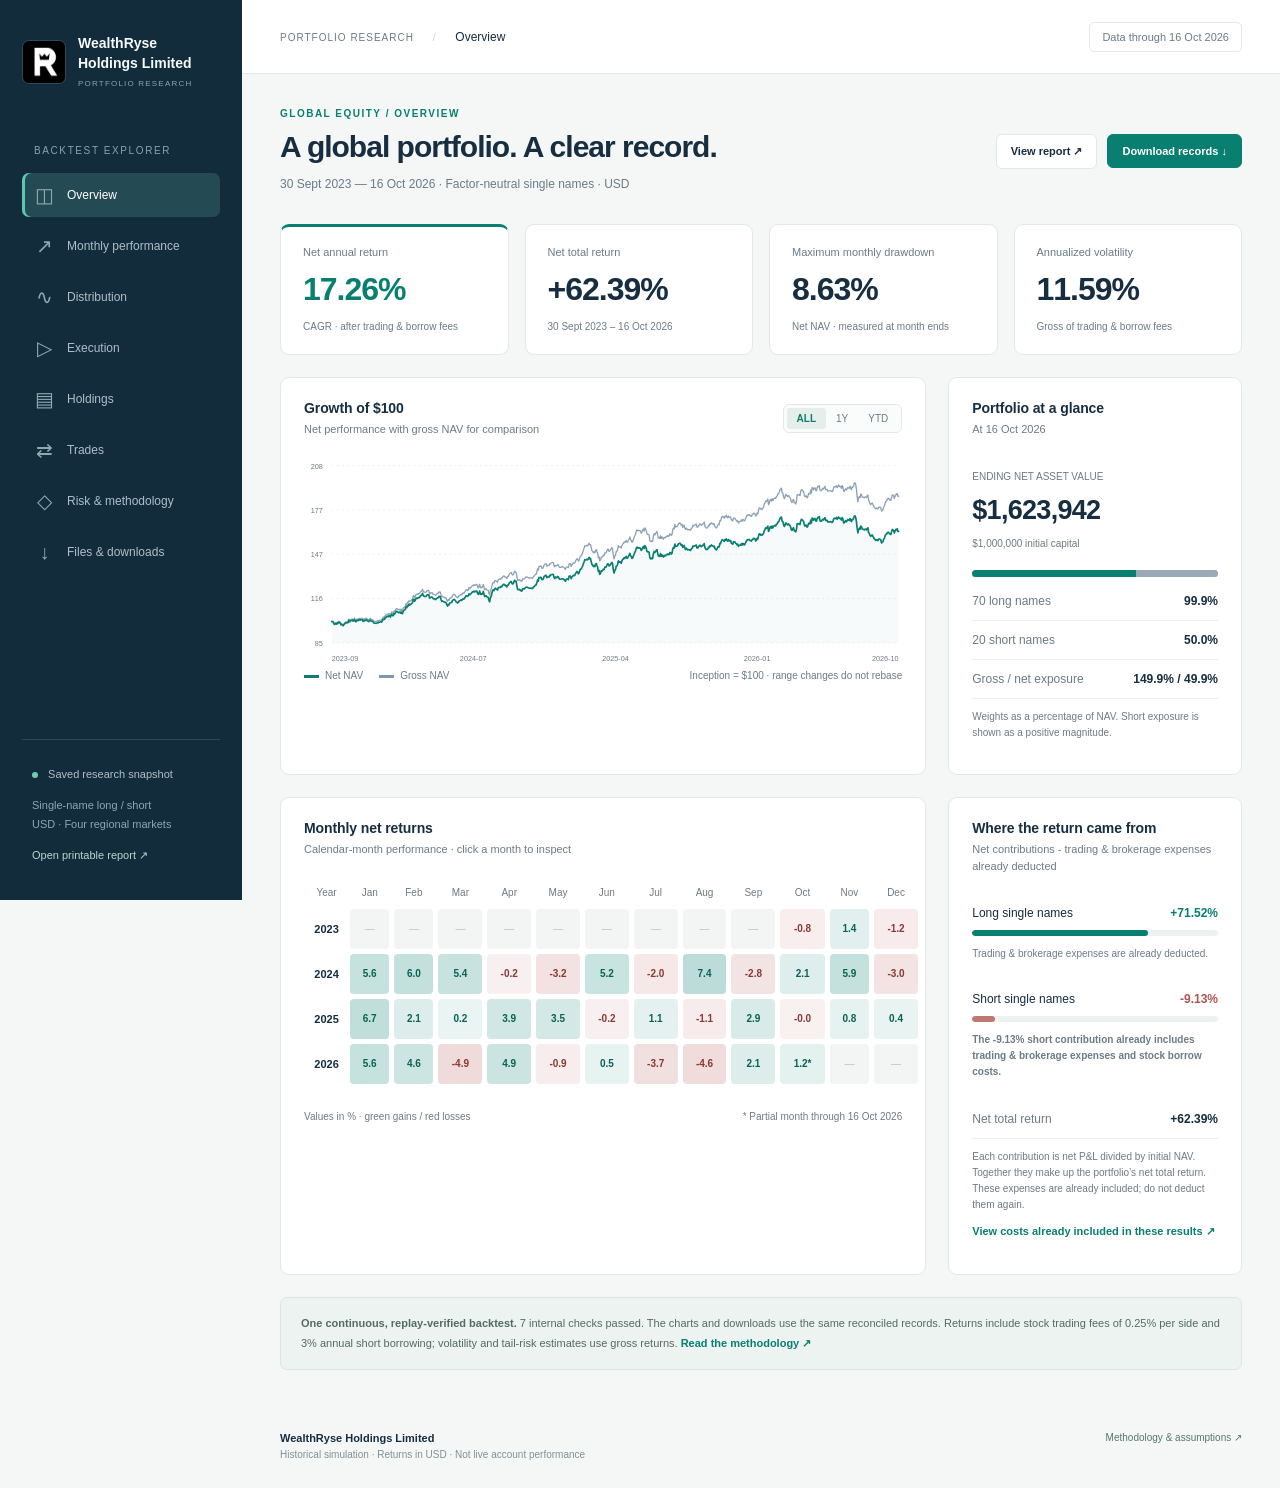
<file: index.html>
<!doctype html>
<html lang="en">
<head>
  <meta charset="utf-8">
  <meta name="viewport" content="width=device-width, initial-scale=1">
  <meta name="description" content="WealthRyse Holdings Limited: global equity research, portfolio performance, return distributions and research records.">
  <meta name="color-scheme" content="light">
  <meta name="portfolio-build" content="094f5e097def8150">
  <title>WealthRyse Holdings Limited | Portfolio Research</title>
  <link rel="icon" href="wealthryse_logo.99e61c71df81c638.jpg" type="image/jpeg">
  <link rel="stylesheet" href="app.b5ada6a9e0b6e43e.css">
  <script src="distribution.dadba025b1b6b18d.js" defer></script>
  <script src="execution.1ce411b59c9acb69.js" defer></script>
  <script src="app.6cf542381bb5d7b1.js" defer></script>
</head>
<body>
  <a class="skip" href="#main">Skip to content</a>
  <aside class="sidebar">
    <a class="brand" href="#overview" aria-label="WealthRyse Holdings Limited — Portfolio overview"><img src="wealthryse_logo.99e61c71df81c638.jpg" alt="" width="44" height="44"><span class="brand-copy"><strong>WealthRyse Holdings Limited</strong><small>PORTFOLIO RESEARCH</small></span></a>
    <div class="nav-caption">BACKTEST EXPLORER</div>
    <nav aria-label="Main navigation">
      <a href="#overview" data-view="overview"><span class="nav-icon">◫</span>Overview</a>
      <a href="#performance" data-view="performance"><span class="nav-icon">↗</span>Monthly performance</a>
      <a href="#distribution" data-view="distribution"><span class="nav-icon">∿</span>Distribution</a>
      <a href="#execution" data-view="execution"><span class="nav-icon">▷</span>Execution</a>
      <a href="#holdings" data-view="holdings"><span class="nav-icon">▤</span>Holdings</a>
      <a href="#trades" data-view="trades"><span class="nav-icon">⇄</span>Trades</a>
      <a href="#risk" data-view="risk"><span class="nav-icon">◇</span>Risk & methodology</a>
      <a href="#files" data-view="files"><span class="nav-icon">↓</span>Files & downloads</a>
    </nav>
    <div class="sidebar-foot"><span class="live-dot"></span> Saved research snapshot<p>Single-name long / short<br>USD · Four regional markets</p><a href="files/backtest_report.html" target="_blank" rel="noopener">Open printable report ↗</a></div>
  </aside>
  <div class="workspace">
    <header class="topbar"><span>PORTFOLIO RESEARCH <span class="separator">/</span> <span id="breadcrumb">Overview</span></span><span id="asof" class="asof">Loading snapshot…</span></header>
    <main id="main" tabindex="-1"><div class="loading">Loading the backtest records…</div></main>
    <footer><div><span class="footer-company">WealthRyse Holdings Limited</span><span>Historical simulation · Returns in USD · Not live account performance</span></div><a href="#risk">Methodology & assumptions ↗</a></footer>
  </div>
  <div id="chart-tooltip" class="chart-tooltip" role="status" hidden></div>
</body>
</html>
</file>
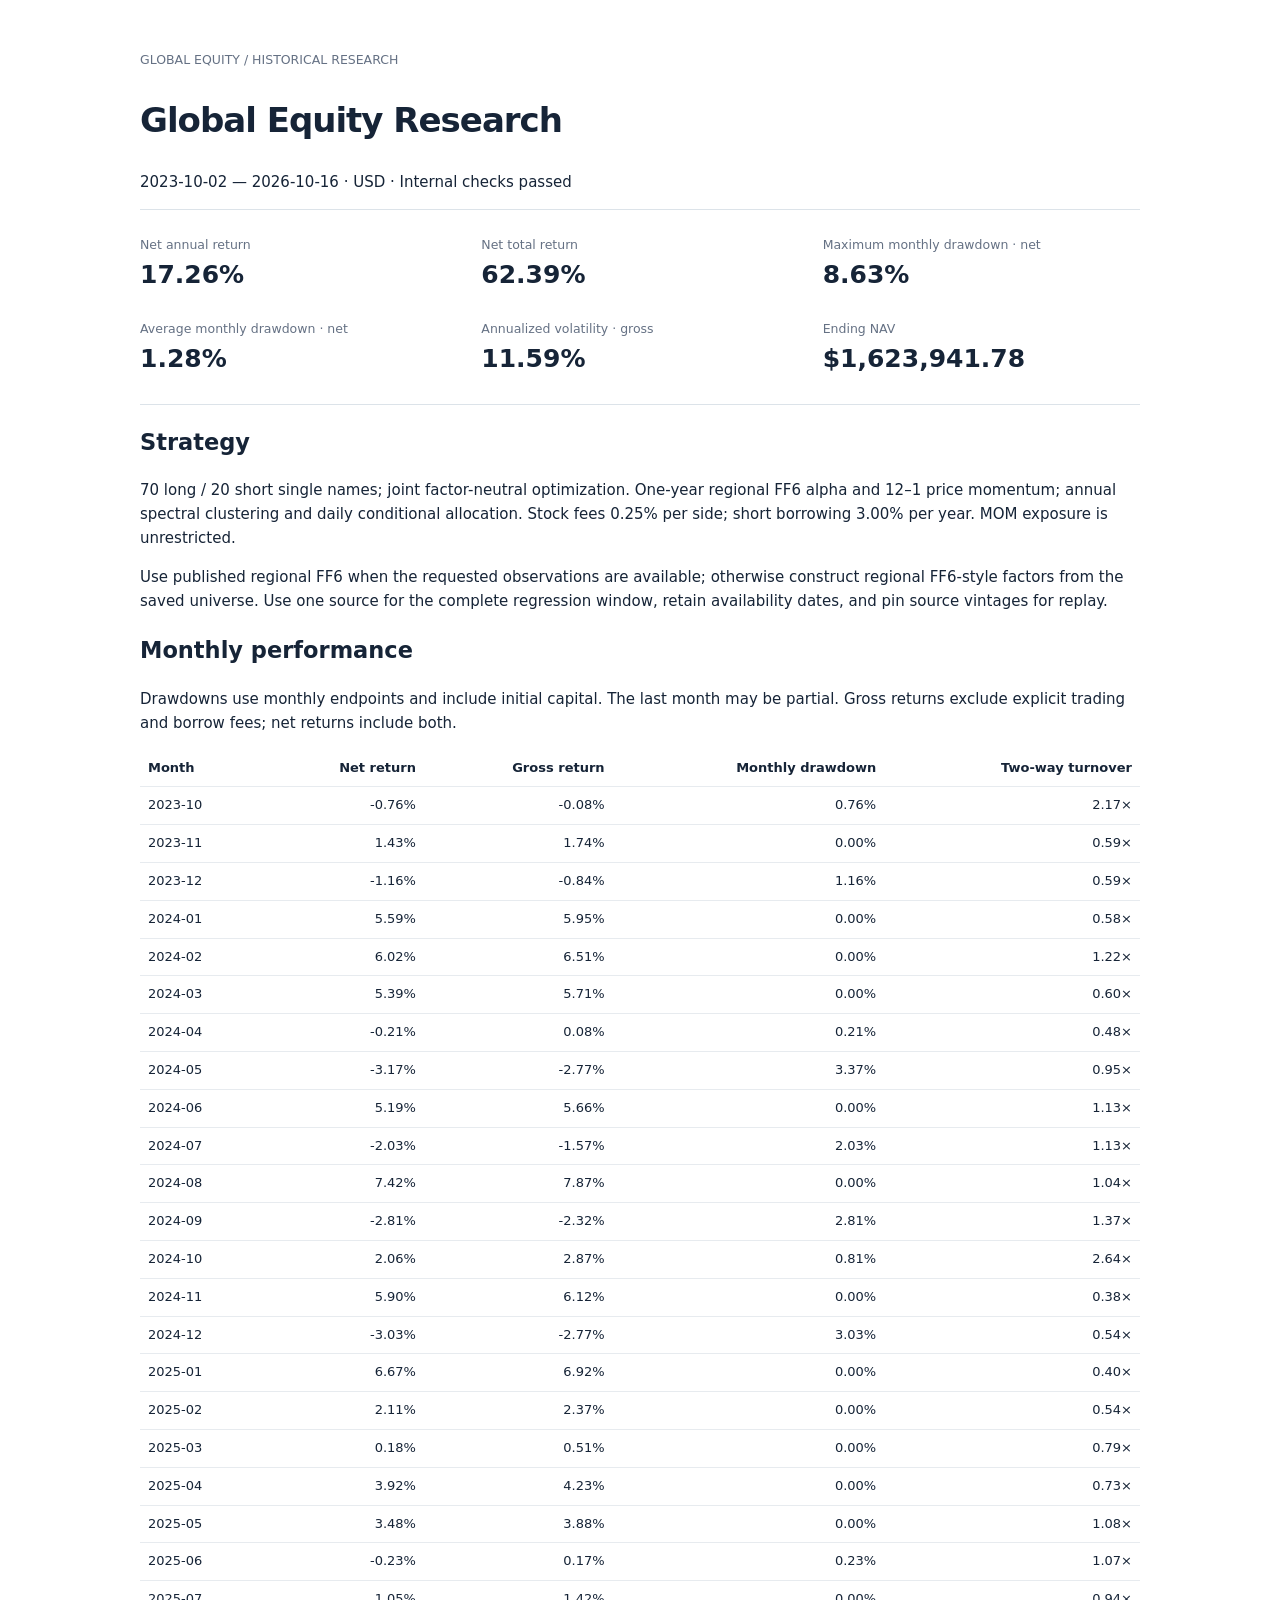
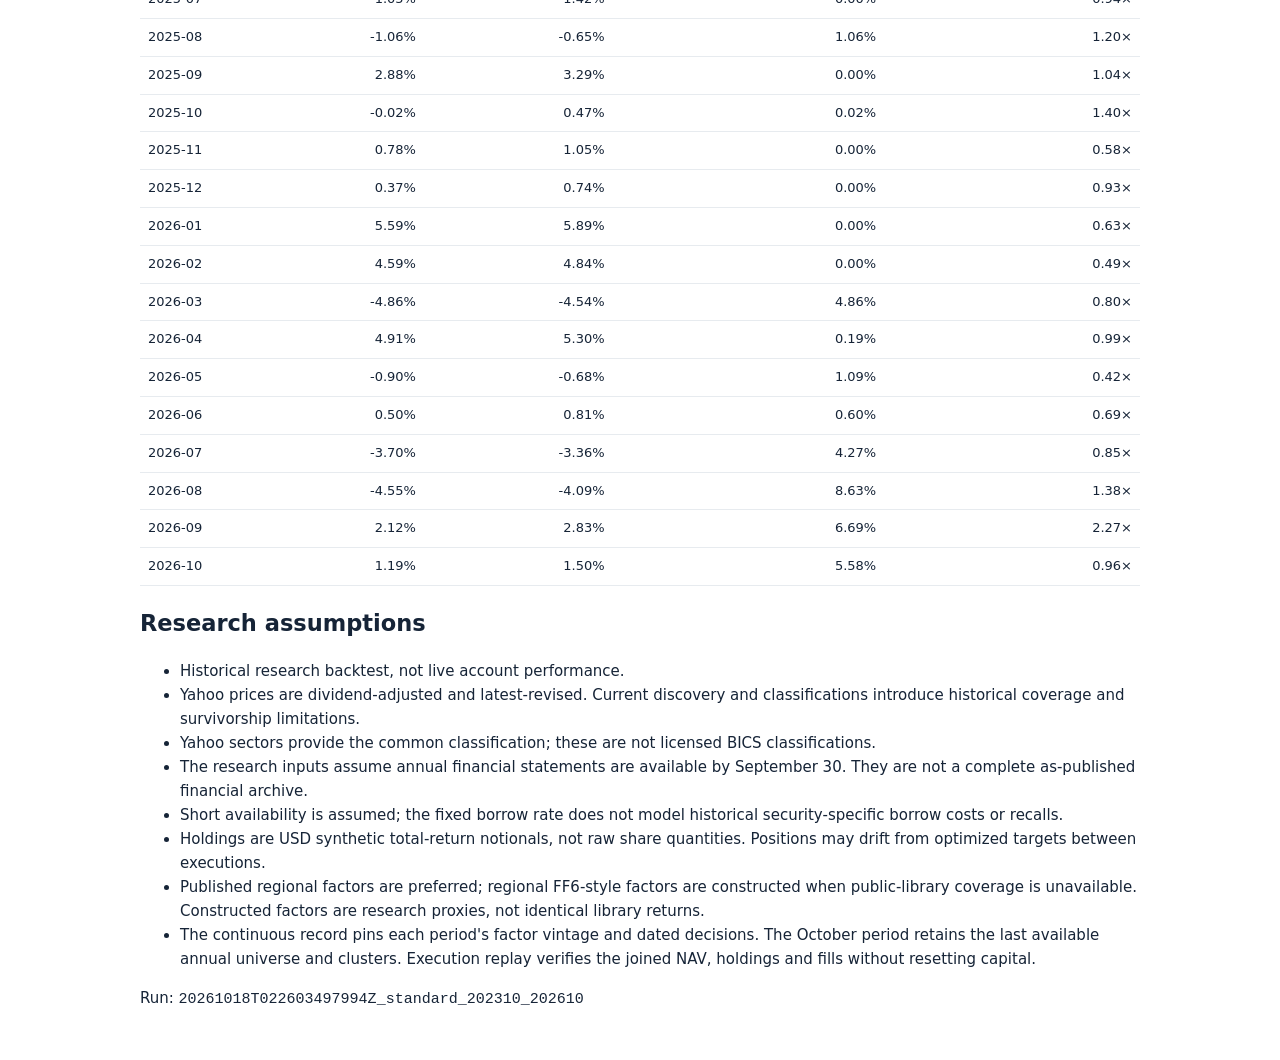
<file: files/backtest_report.html>
<!doctype html><html lang="en"><meta charset="utf-8"><meta name="viewport" content="width=device-width, initial-scale=1">
<title>Global Equity Research · Backtest report</title><style>
body{font:15px/1.6 system-ui,sans-serif;color:#162437;max-width:1000px;margin:50px auto;padding:0 24px}
h1{font-size:34px;letter-spacing:-1px}small{display:block;color:#657184}strong{font-size:25px}
.metrics{display:grid;grid-template-columns:repeat(3,1fr);gap:24px;padding:25px 0;border-block:1px solid #dce3e9}
table{width:100%;border-collapse:collapse;font-size:13px}th,td{padding:8px;text-align:right;border-bottom:1px solid #e7ebef}th:first-child,td:first-child{text-align:left}
code{overflow-wrap:anywhere}@media print{body{margin:10mm;font-size:11px}.metrics{break-inside:avoid}}@media(max-width:600px){.metrics{grid-template-columns:repeat(2,1fr)}}
</style><body><small>GLOBAL EQUITY / HISTORICAL RESEARCH</small><h1>Global Equity Research</h1>
<p>2023-10-02 — 2026-10-16 · USD · Internal checks passed</p>
<div class="metrics"><div><small>Net annual return</small><strong>17.26%</strong></div><div><small>Net total return</small><strong>62.39%</strong></div><div><small>Maximum monthly drawdown · net</small><strong>8.63%</strong></div><div><small>Average monthly drawdown · net</small><strong>1.28%</strong></div><div><small>Annualized volatility · gross</small><strong>11.59%</strong></div><div><small>Ending NAV</small><strong>$1,623,941.78</strong></div></div><h2>Strategy</h2><p>70 long / 20 short single names; joint factor-neutral optimization.
One-year regional FF6 alpha and 12–1 price momentum; annual spectral clustering and daily conditional allocation.
Stock fees 0.25% per side; short borrowing 3.00% per year. MOM exposure is unrestricted.</p>
<p>Use published regional FF6 when the requested observations are available; otherwise construct regional FF6-style factors from the saved universe. Use one source for the complete regression window, retain availability dates, and pin source vintages for replay.</p>
<h2>Monthly performance</h2><p>Drawdowns use monthly endpoints and include initial capital. The last month may be partial. Gross returns exclude explicit trading and borrow fees; net returns include both.</p>
<table><thead><tr><th>Month</th><th>Net return</th><th>Gross return</th><th>Monthly drawdown</th><th>Two-way turnover</th></tr></thead><tbody><tr><td>2023-10</td><td>-0.76%</td><td>-0.08%</td><td>0.76%</td><td>2.17×</td></tr><tr><td>2023-11</td><td>1.43%</td><td>1.74%</td><td>0.00%</td><td>0.59×</td></tr><tr><td>2023-12</td><td>-1.16%</td><td>-0.84%</td><td>1.16%</td><td>0.59×</td></tr><tr><td>2024-01</td><td>5.59%</td><td>5.95%</td><td>0.00%</td><td>0.58×</td></tr><tr><td>2024-02</td><td>6.02%</td><td>6.51%</td><td>0.00%</td><td>1.22×</td></tr><tr><td>2024-03</td><td>5.39%</td><td>5.71%</td><td>0.00%</td><td>0.60×</td></tr><tr><td>2024-04</td><td>-0.21%</td><td>0.08%</td><td>0.21%</td><td>0.48×</td></tr><tr><td>2024-05</td><td>-3.17%</td><td>-2.77%</td><td>3.37%</td><td>0.95×</td></tr><tr><td>2024-06</td><td>5.19%</td><td>5.66%</td><td>0.00%</td><td>1.13×</td></tr><tr><td>2024-07</td><td>-2.03%</td><td>-1.57%</td><td>2.03%</td><td>1.13×</td></tr><tr><td>2024-08</td><td>7.42%</td><td>7.87%</td><td>0.00%</td><td>1.04×</td></tr><tr><td>2024-09</td><td>-2.81%</td><td>-2.32%</td><td>2.81%</td><td>1.37×</td></tr><tr><td>2024-10</td><td>2.06%</td><td>2.87%</td><td>0.81%</td><td>2.64×</td></tr><tr><td>2024-11</td><td>5.90%</td><td>6.12%</td><td>0.00%</td><td>0.38×</td></tr><tr><td>2024-12</td><td>-3.03%</td><td>-2.77%</td><td>3.03%</td><td>0.54×</td></tr><tr><td>2025-01</td><td>6.67%</td><td>6.92%</td><td>0.00%</td><td>0.40×</td></tr><tr><td>2025-02</td><td>2.11%</td><td>2.37%</td><td>0.00%</td><td>0.54×</td></tr><tr><td>2025-03</td><td>0.18%</td><td>0.51%</td><td>0.00%</td><td>0.79×</td></tr><tr><td>2025-04</td><td>3.92%</td><td>4.23%</td><td>0.00%</td><td>0.73×</td></tr><tr><td>2025-05</td><td>3.48%</td><td>3.88%</td><td>0.00%</td><td>1.08×</td></tr><tr><td>2025-06</td><td>-0.23%</td><td>0.17%</td><td>0.23%</td><td>1.07×</td></tr><tr><td>2025-07</td><td>1.05%</td><td>1.42%</td><td>0.00%</td><td>0.94×</td></tr><tr><td>2025-08</td><td>-1.06%</td><td>-0.65%</td><td>1.06%</td><td>1.20×</td></tr><tr><td>2025-09</td><td>2.88%</td><td>3.29%</td><td>0.00%</td><td>1.04×</td></tr><tr><td>2025-10</td><td>-0.02%</td><td>0.47%</td><td>0.02%</td><td>1.40×</td></tr><tr><td>2025-11</td><td>0.78%</td><td>1.05%</td><td>0.00%</td><td>0.58×</td></tr><tr><td>2025-12</td><td>0.37%</td><td>0.74%</td><td>0.00%</td><td>0.93×</td></tr><tr><td>2026-01</td><td>5.59%</td><td>5.89%</td><td>0.00%</td><td>0.63×</td></tr><tr><td>2026-02</td><td>4.59%</td><td>4.84%</td><td>0.00%</td><td>0.49×</td></tr><tr><td>2026-03</td><td>-4.86%</td><td>-4.54%</td><td>4.86%</td><td>0.80×</td></tr><tr><td>2026-04</td><td>4.91%</td><td>5.30%</td><td>0.19%</td><td>0.99×</td></tr><tr><td>2026-05</td><td>-0.90%</td><td>-0.68%</td><td>1.09%</td><td>0.42×</td></tr><tr><td>2026-06</td><td>0.50%</td><td>0.81%</td><td>0.60%</td><td>0.69×</td></tr><tr><td>2026-07</td><td>-3.70%</td><td>-3.36%</td><td>4.27%</td><td>0.85×</td></tr><tr><td>2026-08</td><td>-4.55%</td><td>-4.09%</td><td>8.63%</td><td>1.38×</td></tr><tr><td>2026-09</td><td>2.12%</td><td>2.83%</td><td>6.69%</td><td>2.27×</td></tr><tr><td>2026-10</td><td>1.19%</td><td>1.50%</td><td>5.58%</td><td>0.96×</td></tr></tbody></table>
<h2>Research assumptions</h2><ul><li>Historical research backtest, not live account performance.</li><li>Yahoo prices are dividend-adjusted and latest-revised. Current discovery and classifications introduce historical coverage and survivorship limitations.</li><li>Yahoo sectors provide the common classification; these are not licensed BICS classifications.</li><li>The research inputs assume annual financial statements are available by September 30. They are not a complete as-published financial archive.</li><li>Short availability is assumed; the fixed borrow rate does not model historical security-specific borrow costs or recalls.</li><li>Holdings are USD synthetic total-return notionals, not raw share quantities. Positions may drift from optimized targets between executions.</li><li>Published regional factors are preferred; regional FF6-style factors are constructed when public-library coverage is unavailable. Constructed factors are research proxies, not identical library returns.</li><li>The continuous record pins each period&#x27;s factor vintage and dated decisions. The October period retains the last available annual universe and clusters. Execution replay verifies the joined NAV, holdings and fills without resetting capital.</li></ul><p>Run: <code>20261018T022603497994Z_standard_202310_202610</code></p></body></html>
</file>
<file: app.b5ada6a9e0b6e43e.css>
:root{--ink:#172d40;--muted:#6c7b86;--teal:#087f70;--teal-soft:#e6f3ed;--nav:#132c3c;--line:#e2e8e8;--bg:#f5f7f6;--red:#b2534e;--red-soft:#faeae7;--blue:#8196ad;--white:#fff;font-family:Inter,-apple-system,BlinkMacSystemFont,"Segoe UI",sans-serif;color:var(--ink);font-size:14px}
.sidebar .brand{gap:12px;letter-spacing:0;align-items:center}
.sidebar .brand img{width:44px;height:44px;flex:0 0 44px;object-fit:contain;border-radius:7px;border:1px solid #ffffff20}
.sidebar .brand-copy{min-width:0}
.sidebar .brand-copy strong{display:block;font-size:14px;line-height:1.4;font-weight:600}
.sidebar .brand-copy small{font-size:8px;letter-spacing:1.2px;line-height:1.5;margin-top:5px}
footer .footer-company{display:block;font-size:11px;font-weight:600;color:var(--ink);margin-bottom:5px}
@media(max-width:900px){.sidebar .brand img{width:40px;height:40px;flex-basis:40px}.sidebar .brand-copy strong{font-size:15px}.sidebar .brand-copy small{margin-top:3px}}
*{box-sizing:border-box}body{margin:0;background:var(--bg)}a{color:inherit;text-decoration:none}button,input,select{font:inherit}button,a,select,input{touch-action:manipulation}button{cursor:pointer}a:focus-visible,button:focus-visible,input:focus-visible,select:focus-visible{outline:3px solid #5bbdae;outline-offset:3px}button:disabled{cursor:default;opacity:.45}.skip{position:fixed;left:20px;top:-60px;z-index:20;padding:14px;background:white}.skip:focus{top:10px}.sidebar{position:fixed;inset:0 auto 0 0;width:242px;background:var(--nav);color:#aebfc8;padding:34px 22px;display:flex;flex-direction:column;z-index:5}.brand{display:flex;align-items:center;gap:12px;color:#f4faf9;font-size:12px;font-weight:700;letter-spacing:1.1px}.brand small{display:block;font-size:9px;font-weight:500;color:#89a4af;letter-spacing:1.7px;margin-top:6px}.nav-caption{margin:55px 12px 17px;font-size:10px;letter-spacing:1.6px;color:#88a2ae}.sidebar nav{display:grid;gap:7px}.sidebar nav a{display:flex;align-items:center;padding:13px 12px;border-radius:7px;font-size:12px;font-weight:500;gap:12px}.sidebar nav a:hover{background:#1e3b4a;color:white}.sidebar nav a[aria-current=page]{color:#fff;background:#244b53;box-shadow:inset 3px 0 #5cc9ad}.nav-icon{width:21px;font-size:20px;color:#8eaaaF;text-align:center;line-height:18px}.sidebar-foot{margin-top:auto;padding:25px 10px 0;border-top:1px solid #2d4756;font-size:11px;line-height:1.8}.sidebar-foot p{color:#8ea6b1}.sidebar-foot a{color:#b6d8d0}.live-dot{display:inline-block;background:#6fceb1;width:6px;height:6px;border-radius:50%;margin-right:7px}.workspace{margin-left:242px;min-height:100vh}.topbar{height:74px;border-bottom:1px solid var(--line);display:flex;justify-content:space-between;align-items:center;padding:0 38px;font-size:10px;letter-spacing:1px;background:#fff;color:var(--muted)}.separator{margin:0 15px;color:#c3cecd}#breadcrumb{letter-spacing:0;color:var(--ink);font-size:12px}.asof{letter-spacing:0;border:1px solid var(--line);border-radius:5px;padding:8px 12px;font-size:11px}main{padding:34px 38px 40px;max-width:1600px;margin:auto;min-height:80vh;outline:none}.page-head{display:flex;justify-content:space-between;align-items:center;gap:22px;margin-bottom:29px}.eyebrow{font-size:10px;letter-spacing:1.5px;color:var(--teal);font-weight:700;text-transform:uppercase;margin:0 0 10px}h1{font-size:30px;letter-spacing:-1px;font-weight:600;margin:0 0 10px;line-height:1.18}.subtitle{color:var(--muted);font-size:12px;margin:0;line-height:1.7}.actions{display:flex;gap:10px;align-items:center;flex-wrap:wrap}.button,button.small{display:inline-flex;align-items:center;justify-content:center;gap:8px;border:1px solid var(--line);background:white;color:var(--ink);padding:10px 14px;border-radius:6px;font-size:11px;font-weight:600;white-space:nowrap}.button.primary{background:var(--teal);color:white;border-color:var(--teal)}.button:hover,button.small:hover{filter:brightness(.96)}.badge{display:inline-block;background:var(--teal-soft);color:var(--teal);border-radius:4px;padding:5px 8px;font-size:10px;font-weight:600}.badge.warn{background:#fff0dd;color:#98631d}.metrics{display:grid;grid-template-columns:repeat(4,minmax(0,1fr));gap:16px;margin-bottom:22px}.metric{background:var(--white);border:1px solid var(--line);border-radius:9px;padding:21px 22px}.metric-label{display:flex;justify-content:space-between;color:var(--muted);font-size:11px}.metric strong{display:block;font-size:32px;letter-spacing:-1px;font-weight:550;margin:13px 0 9px;font-variant-numeric:tabular-nums}.metric small{font-size:10px;color:var(--muted)}.metric.featured{border-top:3px solid var(--teal);padding-top:19px}.positive{color:var(--teal)}.negative{color:var(--red)}.panel{background:var(--white);border:1px solid var(--line);border-radius:9px;overflow:hidden;margin-bottom:22px}.panel-head{display:flex;justify-content:space-between;align-items:center;gap:14px;padding:22px 23px 14px}.panel-head h2{font-size:14px;margin:0 0 5px;font-weight:600;letter-spacing:-.1px}.panel-head p{font-size:11px;color:var(--muted);margin:0;line-height:1.5}.panel-body{padding:8px 23px 23px}.two-col{display:grid;grid-template-columns:minmax(0,2.2fr) minmax(260px,1fr);gap:22px}.two-col.equal{grid-template-columns:1fr 1fr}.chart{padding:0 12px 0;position:relative}.chart svg{width:100%;height:auto;display:block;overflow:visible}.chart text{font-family:inherit;fill:var(--muted);font-size:10px}.chart .grid{stroke:#e9eeee;stroke-dasharray:3 4}.chart-footer{padding:0 23px 18px;display:flex;align-items:center;justify-content:space-between;font-size:10px;color:var(--muted);gap:8px}.legend{display:flex;gap:16px}.legend i{display:inline-block;width:15px;height:3px;vertical-align:middle;margin-right:6px;background:var(--teal)}.legend i.gross{background:var(--blue)}.segmented{display:flex;border:1px solid var(--line);padding:3px;border-radius:6px;background:#fafbfb}.segmented button{font-size:10px;padding:5px 10px;background:transparent;color:var(--muted);border:0;border-radius:3px}.segmented button.active{background:#e5eeeb;color:var(--teal);font-weight:600}.fact{display:flex;align-items:center;justify-content:space-between;gap:12px;padding:12px 0;border-bottom:1px solid #edf0f0;font-size:12px}.fact:last-child{border:0}.fact span{color:var(--muted)}.fact strong{font-weight:600;font-variant-numeric:tabular-nums}.capital{font-size:27px;font-weight:550;letter-spacing:-.7px;margin:3px 0 4px}.caption{font-size:10px;color:var(--muted);line-height:1.6}.exposure-bar{display:flex;height:7px;border-radius:5px;overflow:hidden;background:#e3e9eb;margin:18px 0 5px}.exposure-bar .long{background:var(--teal)}.exposure-bar .short{background:#99a9b7}.heatmap-wrap{overflow:auto;padding:5px 22px 22px}.heatmap{min-width:620px;width:100%;border-collapse:separate;border-spacing:5px;font-size:10px;text-align:center}.heatmap th{font-weight:500;color:var(--muted);height:22px}.heatmap td{height:38px;border-radius:4px;font-variant-numeric:tabular-nums}.heatmap td button{width:100%;height:38px;border:0;border-radius:4px;font-size:10px;font-weight:550;color:inherit;background:transparent}.heatmap td button:hover{box-shadow:inset 0 0 0 1px currentColor}.heatmap .empty{background:#f3f5f5;color:#b7c2c6}.heatmap .year{font-size:11px;font-weight:600;color:var(--ink)}.leg{padding:10px 0}.leg-title{display:flex;justify-content:space-between;font-size:12px;margin-bottom:10px}.bar-track{height:6px;background:#edf2f1;border-radius:4px;overflow:hidden}.bar-fill{height:100%;background:var(--teal);border-radius:4px}.bar-fill.loss{background:#bf7771}.note{font-size:11px;line-height:1.8;color:var(--muted)}.note-box{padding:16px 20px;background:#edf3f1;border:1px solid #dce7e1;border-radius:7px;color:#526b63;font-size:11px;line-height:1.8;margin-bottom:22px}.filters{display:flex;align-items:end;gap:12px;flex-wrap:wrap;padding:0 23px 18px}.filters label{display:grid;gap:6px;font-size:10px;color:var(--muted)}.filters .search-label{flex:1;min-width:180px}select,input{border:1px solid #dce4e4;border-radius:5px;background:#fff;color:var(--ink);height:35px;font-size:12px;padding:0 10px;min-width:100px}input[type=search]{width:100%}.table-wrap{overflow:auto}table.data-table{width:100%;border-collapse:collapse;font-size:11px;white-space:nowrap}table.data-table th{font-size:9px;letter-spacing:.5px;font-weight:600;color:var(--muted);text-transform:uppercase;background:#f7f9f8;padding:12px 20px;text-align:left;border-block:1px solid var(--line)}table.data-table td{padding:13px 20px;border-bottom:1px solid #edf1f0;font-variant-numeric:tabular-nums}table.data-table td.num,table.data-table th.num{text-align:right}table.data-table tbody tr:hover{background:#fbfcfc}table.data-table .name{max-width:260px;overflow:hidden;text-overflow:ellipsis}table.data-table tr.selected{background:#eef6f2}table.data-table th button{border:0;background:none;color:inherit;font:inherit;text-transform:inherit;cursor:pointer;padding:0}.ticker{font-weight:650}.pagination{display:flex;justify-content:space-between;align-items:center;gap:12px;padding:16px 23px;font-size:11px;color:var(--muted)}.pagination .actions{gap:6px}.table-empty{padding:35px!important;text-align:center;color:var(--muted)}.details-grid{display:grid;grid-template-columns:1fr 1fr;gap:0 40px}.details-grid .fact{align-items:start;line-height:1.6}.details-grid .fact strong{text-align:right;max-width:60%}.assumptions{margin:0;padding:0 0 0 16px;font-size:12px;color:#61727f;line-height:1.9}.assumptions li{margin:8px 0}.file-name{font-family:ui-monospace,SFMono-Regular,Menlo,monospace;font-size:11px;font-weight:500}.file-desc{max-width:400px;white-space:normal;font-size:11px;line-height:1.6;color:var(--muted)}.file-size{font-size:10px;color:var(--muted)}.link{color:var(--teal);font-size:11px;font-weight:600}.chart-tooltip{position:fixed;pointer-events:none;background:#163344;color:white;padding:12px 15px;border-radius:6px;box-shadow:0 8px 25px #17313b22;font-size:11px;line-height:1.9;z-index:20;min-width:180px}.chart-tooltip strong{font-size:12px}.loading{padding:100px 20px;text-align:center;color:var(--muted)}.error{padding:30px;border:1px solid #eccbc8;background:#fff0ed;border-radius:8px;line-height:1.8}.error code{overflow-wrap:anywhere}footer{max-width:1600px;margin:auto;padding:0 38px 28px;display:flex;justify-content:space-between;gap:12px;font-size:10px;color:#829095}footer a{color:#54796d}details{margin-top:16px}summary{cursor:pointer;color:var(--teal);font-size:12px;font-weight:600}pre{background:#f4f7f6;font-size:11px;padding:16px;border-radius:6px;overflow:auto;max-height:360px}.run-id{overflow-wrap:anywhere;font-family:ui-monospace,monospace;font-size:10px}.mobile-only{display:none}
@media(min-width:1650px){main{padding-top:42px}.metric strong{font-size:36px}}
@media(max-width:1150px){.sidebar{width:205px;padding:28px 14px}.workspace{margin-left:205px}.topbar{padding:0 24px}main{padding:28px 24px}.metrics{gap:10px}.metric{padding:17px 16px}.metric.featured{padding-top:15px}.metric strong{font-size:27px}.two-col{grid-template-columns:minmax(0,1.8fr) minmax(240px,1fr);gap:16px}.page-head{align-items:start}.page-head .actions{justify-content:end}.panel-head{padding-inline:18px}.panel-body{padding-inline:18px}}
@media(max-width:900px){.sidebar{position:static;width:auto;padding:16px 22px}.brand{font-size:11px}.brand img{width:31px;height:31px}.brand small{font-size:8px}.nav-caption,.sidebar-foot{display:none}.sidebar nav{display:flex;overflow:auto;margin-top:15px;gap:5px}.sidebar nav a{flex-shrink:0;padding:8px 11px;font-size:11px}.nav-icon{display:none}.workspace{margin-left:0}.topbar{height:55px}.two-col{grid-template-columns:minmax(0,1.9fr) minmax(230px,1fr)}main{padding-top:25px}.sidebar nav a[aria-current=page]{box-shadow:inset 0 -2px #5cc9ad}.chart-footer{flex-wrap:wrap}}
@media(max-width:650px){.topbar{padding:0 18px}.topbar>span:first-child{font-size:8px}.separator{margin:0 7px}.asof{padding:6px;font-size:9px}main{padding:23px 16px}.page-head{display:block;margin-bottom:22px}h1{font-size:27px}.page-head .actions{justify-content:start;margin-top:16px}.metrics{grid-template-columns:1fr 1fr;gap:10px}.metric{padding:16px}.metric strong{font-size:27px;margin:10px 0 7px}.metric-label{font-size:10px}.two-col,.two-col.equal{grid-template-columns:1fr;gap:0}.panel-head{padding:18px 16px 12px;align-items:start}.panel-body{padding-inline:16px}.chart-footer{padding-inline:16px}.filters{padding-inline:16px;gap:10px}.filters label{flex:1}.details-grid{grid-template-columns:1fr}.heatmap-wrap{padding-inline:12px}.chart text{font-size:12px}.note-box{padding:14px 16px}footer{padding:0 16px 23px;font-size:9px;flex-direction:column;line-height:1.7}.pagination{padding:14px 16px;font-size:10px}.panel-head h2{font-size:13px}.sidebar{padding:16px}.metric small{font-size:9px}.legend{gap:9px}.chart{padding-inline:3px}table.data-table td,table.data-table th{padding-inline:16px}}
/* Daily paired return / loss distributions. */
.distribution-chart text{font-size:16px}
.distribution-controls{display:flex;align-items:center;justify-content:space-between;gap:16px;flex-wrap:wrap}.distribution-controls label{display:grid;gap:5px;color:var(--muted);font-size:10px}.distribution-controls .actions{align-items:end}.distribution-controls select{min-width:165px}.distribution-timeline{display:flex;align-items:center;gap:16px;margin-top:20px;color:var(--muted);font-size:10px}.distribution-timeline input{flex:1;min-width:40px;padding:0;accent-color:var(--teal);height:22px}.distribution-panels{display:grid;grid-template-columns:1fr 1fr;gap:22px}.distribution-panels .panel-head{min-height:83px;align-items:start}.distribution-metric{display:flex;justify-content:space-between;gap:12px;padding:17px 22px;margin:0 22px 15px;background:#f7f9f8;border-radius:7px;border-left:3px solid #a5b4bb}.distribution-metric.improved{background:#edf7f2;border-color:var(--teal)}.distribution-metric.worsened{background:#fcf4ef;border-color:#b58565}.distribution-metric strong{display:block;font-size:26px;font-weight:550;letter-spacing:-.6px;font-variant-numeric:tabular-nums;margin:8px 0}.distribution-metric.improved strong,.shift-badge.improved{color:var(--teal)}.distribution-metric .shift-result{text-align:right}.shift-result strong{font-size:18px;letter-spacing:0}.shift-badge{font-size:10px;font-weight:600}.shift-badge.worsened{color:#965d38}.distribution-chart{padding:0 12px}.distribution-panels .chart-footer{display:block;line-height:1.8}.distribution-panels .legend{margin-bottom:5px}.distribution-history{display:grid;grid-template-columns:1.7fr 1fr 1fr;gap:30px;padding:25px 28px;border:1px solid #d6e6de;background:#edf5f0;border-radius:9px}.distribution-history h2{font-size:19px;letter-spacing:-.4px;font-weight:550;margin:8px 0}.distribution-history p{font-size:12px;line-height:1.8;margin:0;color:#526b63}.history-stat{border-left:1px solid #d2e3d9;padding-left:25px}.history-stat strong{display:block;font-size:35px;font-weight:550;color:var(--teal);letter-spacing:-1px;margin:6px 0 9px}.history-stat span{font-size:11px;color:#526b63;line-height:1.7;display:block}.distribution-method{background:#fff;padding:18px 22px;border:1px solid var(--line);border-radius:8px}.distribution-panels .panel{min-width:0}
@media(max-width:1250px){.distribution-panels{grid-template-columns:1fr;gap:0}.distribution-panels .panel-head{min-height:0}.distribution-metric{padding:15px 20px}.distribution-chart{max-width:950px;margin:auto}.distribution-history{gap:18px;padding:22px}.history-stat{padding-left:18px}}
@media(max-width:650px){.distribution-history{grid-template-columns:1fr 1fr;gap:18px}.distribution-history>div:first-child{grid-column:1/-1}.history-stat{padding-left:0;border:0}.history-stat strong{font-size:30px}.distribution-timeline{gap:8px;font-size:9px}.distribution-metric{margin-inline:16px;padding:14px 12px}.distribution-metric strong{font-size:23px}.shift-result strong{font-size:16px}.distribution-metric .caption{font-size:9px}.distribution-controls .badge{font-size:9px}.distribution-panels .legend{flex-wrap:wrap}}
@media(max-width:650px){.distribution-chart text{font-size:23px}}
.replay-stage{display:flex;align-items:center;gap:12px;flex-wrap:wrap;padding-top:22px;margin-top:20px;border-top:1px solid var(--line)}
.table-wrap{max-width:100%;overflow:auto}
.replay-balances{display:flex;gap:28px;flex-wrap:wrap;color:var(--muted);font-size:12px}.replay-balances strong{display:block;color:var(--ink);font-size:19px;margin-top:8px}
#replay-orders table{min-width:900px}#replay-holdings details{margin-top:22px}#replay-holdings summary{cursor:pointer;font-size:12px;padding:8px 0}
.replay-ticket-form{display:grid;grid-template-columns:repeat(4,minmax(0,1fr));gap:14px;align-items:end;margin:18px 0}.replay-ticket-form label{display:grid;gap:7px;font-size:12px;color:var(--muted)}.replay-ticket-form input{min-width:0;width:100%;font:inherit;padding:10px;border:1px solid var(--line);border-radius:6px}.replay-ticket-form button{min-height:39px}
.replay-ticket-form{grid-template-columns:1fr 1fr auto}.replay-ticket-details{grid-column:1/-1}.replay-ticket-fields{display:grid;grid-template-columns:repeat(5,minmax(0,1fr));gap:14px;margin-top:14px}
@media(max-width:1100px){.replay-ticket-form{grid-template-columns:repeat(2,minmax(0,1fr))}}@media(max-width:600px){.replay-ticket-form{grid-template-columns:1fr}}
@media(max-width:1100px){.replay-ticket-fields{grid-template-columns:repeat(2,minmax(0,1fr))}}@media(max-width:600px){.replay-ticket-fields{grid-template-columns:1fr}}

/* Explicit before/after values with a plain-language explanation of the change. */
.distribution-metric{display:grid;grid-template-columns:minmax(0,1.35fr) minmax(0,1fr);align-items:center}
.distribution-comparison{display:grid;grid-template-columns:1fr 1fr;gap:16px;margin-top:12px}
.distribution-comparison strong{margin:6px 0}.distribution-metric strong.before-value{color:#71869c}
.distribution-metric .shift-result .caption{display:block;max-width:210px;margin-left:auto}
.panel[id]{scroll-margin-top:24px}
@media(max-width:650px){.distribution-metric{grid-template-columns:1fr}.distribution-metric .shift-result{text-align:left;border-top:1px solid var(--line);padding-top:12px}.distribution-metric .shift-result .caption{max-width:none;margin-left:0}}
</file>
